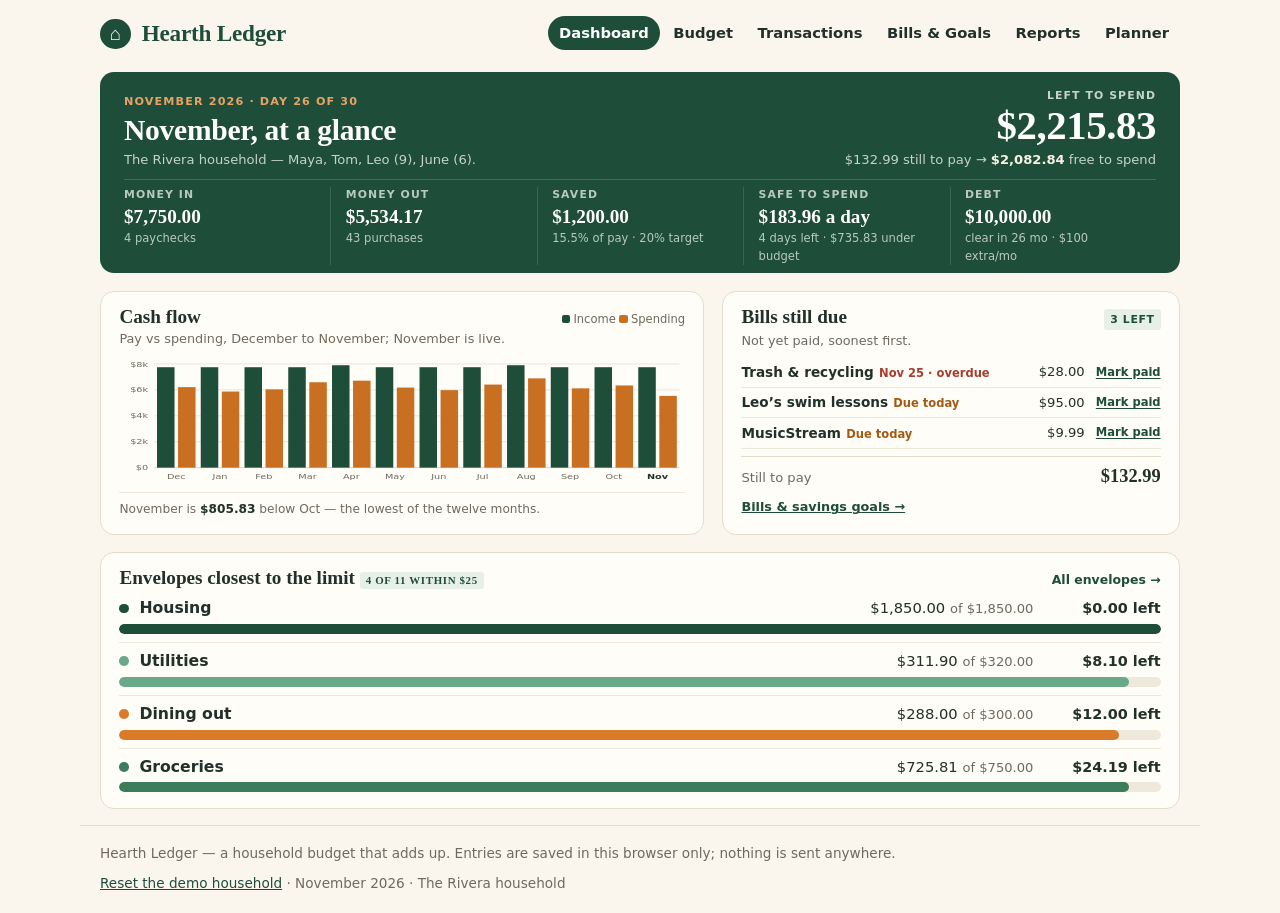
<file: app/index.html>
<!doctype html>
<html lang="en">
<head>
<meta charset="utf-8">
<meta name="viewport" content="width=device-width, initial-scale=1">
<meta name="description" content="Hearth Ledger — a household budget that adds up: the month at a glance, envelopes, a ledger, bills, goals, reports and a 50/30/20 planner, all offline.">
<title>Hearth Ledger — a household budget that adds up</title>
<link rel="icon" href="favicon.svg" type="image/svg+xml">
<link rel="stylesheet" href="style.css">
<script type="module" src="main.js"></script>
</head>
<body>
<header class="site-header">
  <a class="brand" href="#/"><span class="brand-mark" aria-hidden="true">⌂</span> Hearth Ledger</a>
  <nav class="site-nav" aria-label="Sections">
    <a href="#/">Dashboard</a>
    <a href="#/budget">Budget</a>
    <a href="#/transactions">Transactions</a>
    <a href="#/bills">Bills &amp; Goals</a>
    <a href="#/reports">Reports</a>
    <a href="#/plan">Planner</a>
  </nav>
</header>
<main id="app" class="page"></main>
<footer class="site-footer">
  <p>Hearth Ledger — a household budget that adds up. Entries are saved in this browser only; nothing is sent anywhere.</p>
  <p><button class="link-button" data-action="reset-data">Reset the demo household</button> &middot; November 2026 &middot; The Rivera household</p>
</footer>
</body>
</html>
</file>
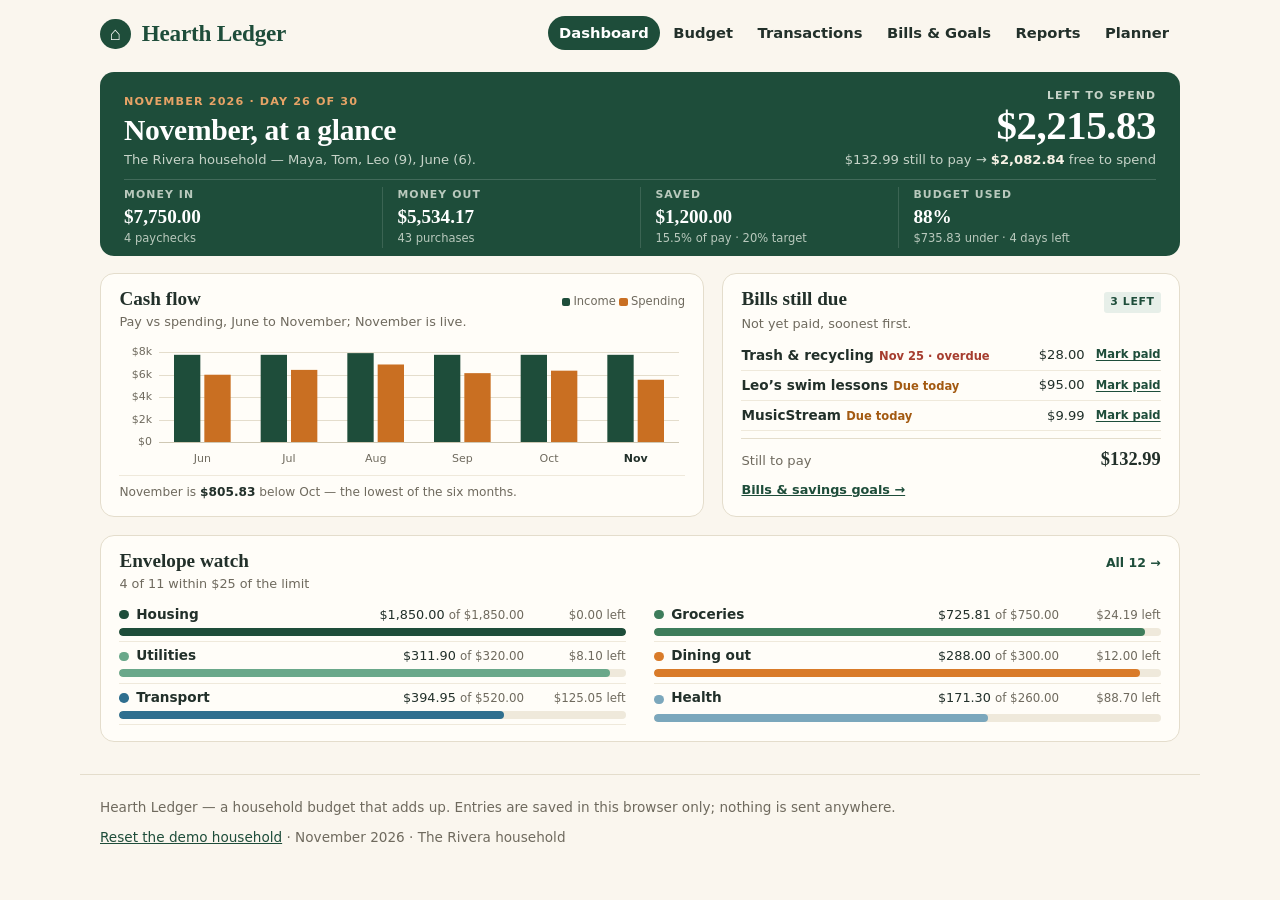
<file: reference/app/index.html>
<!doctype html>
<html lang="en">
<head>
<meta charset="utf-8">
<meta name="viewport" content="width=device-width, initial-scale=1">
<meta name="description" content="Hearth Ledger — a household budget that adds up: the month at a glance, envelopes, a ledger, bills, savings goals, reports and a 50/30/20 planner. Offline, from its own files.">
<title>Hearth Ledger — a household budget that adds up</title>
<link rel="icon" href="favicon.svg" type="image/svg+xml">
<link rel="stylesheet" href="style.css">
<script type="module" src="main.js"></script>
</head>
<body>
<header class="site-header">
  <a class="brand" href="#/"><span class="brand-mark" aria-hidden="true">⌂</span> Hearth Ledger</a>
  <nav class="site-nav" aria-label="Sections">
    <a href="#/">Dashboard</a>
    <a href="#/budget">Budget</a>
    <a href="#/transactions">Transactions</a>
    <a href="#/bills">Bills &amp; Goals</a>
    <a href="#/reports">Reports</a>
    <a href="#/plan">Planner</a>
  </nav>
</header>
<main id="app" class="page"></main>
<footer class="site-footer">
  <p>Hearth Ledger — a household budget that adds up. Entries are saved in this browser only; nothing is sent anywhere.</p>
  <p><button class="link-button" data-action="reset-data">Reset the demo household</button> &middot; November 2026 &middot; The Rivera household</p>
</footer>
</body>
</html>
</file>
<file: app/style.css>
/* Hearth Ledger — warm paper, deep green, amber: a kitchen-table ledger.
   System fonts only; one centred column, cards that stack on a phone. */

:root {
  --paper: #faf6ee;
  --card: #fffdf8;
  --ink: #22302a;
  --muted: #6f6a5e;
  --line: #e4ddcc;
  --line-soft: #efe9db;
  --green: #1e4d3a;
  --green-soft: #e7efe9;
  --amber: #c96f22;
  --red: #a63d2f;
  --purple: #8a6fb8;
  --radius: 14px;
  --sans: "Lato", "Segoe UI", system-ui, -apple-system, sans-serif;
  --serif: "Iowan Old Style", "Bitstream Charter", Georgia, "Times New Roman", serif;
}

* { box-sizing: border-box; }
body { margin: 0; background: var(--paper); color: var(--ink); font: 16px/1.5 var(--sans); }

h1, h2, h3 { font-family: var(--serif); line-height: 1.15; margin: 0 0 0.35em; }
h1 { font-size: 2rem; }
h2 { font-size: 1.2rem; }
h3 { font-size: 1rem; }
p { margin: 0 0 0.7em; }
p:last-child { margin-bottom: 0; }
a { color: var(--green); text-decoration-thickness: 1px; }
a:hover { color: var(--amber); }
button { font: inherit; cursor: pointer; }

.micro { display: block; font-size: 0.68rem; font-weight: 700; letter-spacing: 0.1em; text-transform: uppercase; color: var(--muted); }

/* Header, footer, page frame */

.site-header { display: flex; align-items: center; justify-content: space-between; gap: 1rem; flex-wrap: wrap; max-width: 1120px; margin: 0 auto; padding: 1rem 1.25rem 0.85rem; }
.brand { font-family: var(--serif); font-size: 1.45rem; font-weight: 700; color: var(--green); text-decoration: none; white-space: nowrap; letter-spacing: -0.01em; }
.brand-mark { display: inline-block; width: 1.65em; height: 1.65em; line-height: 1.65em; text-align: center; background: var(--green); color: #fff; border-radius: 50%; font-size: 0.8em; margin-right: 0.3em; vertical-align: 0.08em; }
.site-nav { display: flex; gap: 0.15rem; }
.site-nav a { padding: 0.4em 0.75em; border-radius: 999px; text-decoration: none; color: var(--ink); font-weight: 700; font-size: 0.92rem; }
.site-nav a:hover { background: var(--green-soft); color: var(--green); }
.site-nav a.active { background: var(--green); color: #fff; }
.site-footer { max-width: 1120px; margin: 0 auto; padding: 1.1rem 1.25rem 1.2rem; color: var(--muted); font-size: 0.85rem; border-top: 1px solid var(--line); }
.site-footer .link-button { color: var(--green); }

.page { max-width: 1120px; margin: 0 auto; padding: 0.5rem 1.25rem 1rem; }
.page-head { margin: 0.4rem 0 1.1rem; }
.page-head .lede { max-width: 68ch; }
.eyebrow { text-transform: uppercase; letter-spacing: 0.1em; font-size: 0.7rem; font-weight: 700; color: var(--amber); margin: 0 0 0.35em; }
.lede { color: var(--muted); }
.hint { color: var(--muted); font-size: 0.85rem; }
.section-head p { font-size: 0.85rem; }

.card { background: var(--card); border: 1px solid var(--line); border-radius: var(--radius); padding: 0.88rem 1.15rem 0.95rem; }
.card-head { display: flex; align-items: baseline; justify-content: space-between; gap: 0.75rem; }
.card-head h2 { margin: 0; }
.card-note { color: var(--muted); font-size: 0.8rem; margin: 0.1em 0 0.55em; }
.card-link { font-size: 0.78rem; font-weight: 700; white-space: nowrap; text-decoration: none; }
.card-link:hover { text-decoration: underline; }
.card-foot { margin: 0.55em 0 0; font-size: 0.8rem; font-weight: 700; }
.chip { font-size: 0.68rem; font-weight: 700; letter-spacing: 0.06em; text-transform: uppercase; padding: 0.2em 0.55em; border-radius: 3px; background: var(--green-soft); color: var(--green); white-space: nowrap; }
.row { display: grid; gap: 1.1rem; margin-top: 1.1rem; }
.row-main { grid-template-columns: 1.32fr 1fr; }

/* Dashboard band */

.board { background: var(--green); color: #f2ede1; border-radius: var(--radius); padding: 1rem 1.5rem 0; }
.board-top { display: flex; justify-content: space-between; align-items: flex-end; gap: 1.5rem; flex-wrap: wrap; padding-bottom: 0.55rem; }
.board .eyebrow { color: #e7a366; margin-bottom: 0.22em; }
.board h1 { color: #fff; font-size: 1.85rem; line-height: 1.1; margin: 0; letter-spacing: -0.01em; }
.board-note { color: #c6d3c8; font-size: 0.82rem; margin: 0.3em 0 0; }
.board-money { text-align: right; }
.board-money .micro { color: #c6d3c8; }
.board-money strong { display: block; font-family: var(--serif); font-size: 2.55rem; line-height: 1.05; color: #fff; letter-spacing: -0.01em; }
.board-sub { display: block; font-size: 0.82rem; color: #c6d3c8; margin-top: 0.2em; }
.board-sub b { color: #f7f2e6; }
.board-strip { display: grid; grid-template-columns: repeat(5, 1fr); border-top: 1px solid rgb(255 255 255 / 0.16); padding: 0.45rem 0 0.5rem; }
.board-strip > div { padding: 0 0.9rem; border-left: 1px solid rgb(255 255 255 / 0.13); }
.board-strip > div:first-child { padding-left: 0; border-left: 0; }
.board-strip .micro { color: #b9c9bd; }
.board-strip strong { display: block; font-family: var(--serif); font-size: 1.2rem; line-height: 1.25; color: #fff; margin: 0.12em 0 0.05em; }
.board-strip small { display: block; font-size: 0.72rem; color: #b9c9bd; }

/* Dots, bars, tags */

.dot { display: inline-block; width: 0.6em; height: 0.6em; border-radius: 50%; flex: none; }
.dot-in { background: var(--green); }
.bar { height: 8px; background: var(--line-soft); border-radius: 999px; overflow: hidden; }
.bar > span { display: block; height: 100%; border-radius: 999px; }
.bar-over { background: #f3d8d1; }
.over { color: var(--red); font-weight: 700; }
.good { color: var(--green); font-weight: 700; }
.today { color: #a35a12; font-weight: 700; white-space: nowrap; }

/* Envelope rows: name, figures, and a bar under the line */

.env { display: grid; grid-template-columns: 0.7em minmax(0, 1fr) auto 7.4em; grid-template-areas: "dot name figure left" "bar bar bar bar"; column-gap: 0.55rem; align-items: baseline; padding: 0.5rem 0; border-bottom: 1px solid var(--line-soft); }
.env:last-child { border-bottom: 0; padding-bottom: 0; }
.env .dot { grid-area: dot; align-self: center; }
.env-name { grid-area: name; font-weight: 700; font-size: 0.98rem; line-height: 1.3; overflow: hidden; text-overflow: ellipsis; white-space: nowrap; }
.env-figure { grid-area: figure; font-size: 0.92rem; line-height: 1.3; white-space: nowrap; }
.env-figure .of { color: var(--muted); font-size: 0.82rem; }
.env-left { grid-area: left; font-size: 0.9rem; font-weight: 700; line-height: 1.3; text-align: right; white-space: nowrap; }
.env .bar { grid-area: bar; height: 10px; margin-top: 0.34rem; }
.env-grid { display: grid; grid-template-columns: 1fr; }

/* Bills on the dashboard */

.bill-rows { list-style: none; margin: 0; padding: 0; }
.bill-row { display: grid; grid-template-columns: minmax(0, 1fr) 4.7em auto; gap: 0.7rem; align-items: center; padding: 0.28rem 0; border-bottom: 1px solid var(--line-soft); }
.bill-name { font-size: 0.85rem; font-weight: 600; overflow: hidden; text-overflow: ellipsis; white-space: nowrap; }
.bill-name span { font-size: 0.72rem; font-weight: 700; margin-left: 0.45em; }
.bill-amount { font-size: 0.82rem; text-align: right; }
.total-line { display: flex; justify-content: space-between; align-items: baseline; gap: 1rem; margin-top: 0.45rem; padding-top: 0.38rem; border-top: 1px solid var(--line); font-size: 0.82rem; color: var(--muted); }
.total-line strong { font-family: var(--serif); font-size: 1.15rem; color: var(--ink); }
.all-paid { font-size: 0.85rem; color: var(--green); padding: 0.6rem 0; }
.act-link { white-space: nowrap; background: none; border: 0; padding: 0.1em 0; font-size: 0.72rem; font-weight: 700; color: var(--green); text-decoration: underline; text-underline-offset: 2px; }
.act-link:hover { color: var(--amber); }

.legend { margin: 0; font-size: 0.72rem; color: var(--muted); white-space: nowrap; }
.sw { display: inline-block; width: 0.7em; height: 0.7em; border-radius: 2px; margin-right: 0.3em; vertical-align: -0.05em; }
.sw-in { background: var(--green); }
.sw-out { background: var(--amber); }
.takeaway { font-size: 0.76rem; color: var(--muted); margin: 0.55rem 0 0; border-top: 1px solid var(--line-soft); padding-top: 0.45rem; }
.takeaway b { color: var(--ink); }

/* Charts */

.chart { width: 100%; display: block; min-width: 0; }
.chart-flow { height: 128px; }
.chart-donut { height: 290px; max-width: 360px; margin: 0.3rem auto 0; }

/* Tables, buttons, forms */

.table-scroll { overflow-x: auto; }
table.ledger { width: 100%; border-collapse: collapse; font-size: 0.85rem; }
table.ledger th, table.ledger td { padding: 0.45em; text-align: left; border-bottom: 1px solid var(--line-soft); vertical-align: middle; }
table.ledger th { color: var(--muted); font-size: 0.68rem; text-transform: uppercase; letter-spacing: 0.07em; }
table.ledger .when { color: var(--muted); white-space: nowrap; font-size: 0.78rem; }
table.ledger .cat { color: var(--muted); font-size: 0.78rem; }
table.ledger .dot { margin-right: 0.4em; }
table.ledger td.amount, table.ledger th.amount { text-align: right; white-space: nowrap; }
table.ledger td.amount.income { color: var(--green); font-weight: 700; }
table.ledger .act { text-align: right; width: 1%; }
table.ledger tr:last-child td { border-bottom: 0; }
td.empty { color: var(--muted); padding: 1.6em 0; }
.tx-table td:nth-child(1) { width: 5.2em; }
.tx-table td:nth-child(3) { width: 8.6em; }
.tx-table td:nth-child(4) { width: 8em; }
.tx-table td:nth-child(5) { width: 4.6em; }
.bills-table td:nth-child(2) { width: 8.4em; }
.bills-table td:nth-child(3) { width: 5.6em; }
.bills-table td:nth-child(4) { width: 5.4em; }
.bills-table td:nth-child(5) { width: 8.2em; }

.button { background: var(--green); color: #fff; border: 0; border-radius: 999px; padding: 0.5em 1.1em; font-weight: 700; font-size: 0.85rem; white-space: nowrap; }
.button:hover { background: #16392c; }
.button.small { padding: 0.28em 0.8em; font-size: 0.76rem; }
.button-ghost { background: transparent; color: var(--green); box-shadow: inset 0 0 0 1px var(--line); }
.button-ghost:hover { background: var(--green-soft); }
.link-button { background: none; border: 0; padding: 0; color: var(--green); text-decoration: underline; font-size: inherit; }
.link-button:hover { color: var(--amber); }

label { font-weight: 700; font-size: 0.8rem; }
input, select { font: inherit; color: var(--ink); background: #fff; border: 1px solid #cfc8b4; border-radius: 8px; padding: 0.4em 0.55em; width: 100%; margin-top: 0.25em; font-size: 0.9rem; }
input:focus, select:focus { outline: 2px solid var(--green); outline-offset: 1px; }
.form-grid { display: grid; grid-template-columns: repeat(auto-fit, minmax(170px, 1fr)); gap: 0.8rem; align-items: end; }
.form-card h2 { margin-bottom: 0.7rem; }
.filter-row { display: flex; gap: 0.9rem; flex-wrap: wrap; margin-bottom: 0.8rem; }
.filter-row label { flex: 1; min-width: 190px; }

/* Budget page */

.plan-bar { margin-bottom: 1.1rem; padding-bottom: 0.9rem; }
.plan-head { display: flex; justify-content: space-between; gap: 1rem; flex-wrap: wrap; align-items: baseline; margin-bottom: 0.55rem; }
.plan-head b { font-family: var(--serif); font-size: 1.05rem; }
.plan-pct { font-size: 0.8rem; color: var(--muted); }
.plan-bar .bar { height: 12px; }
.budget-grid { display: grid; grid-template-columns: repeat(auto-fill, minmax(260px, 1fr)); gap: 0.9rem; margin-bottom: 1.1rem; }
.envelope-card { padding: 0.9rem 1rem 1rem; }
.env-head { display: flex; align-items: center; gap: 0.45rem; margin-bottom: 0.2rem; }
.env-head h3 { margin: 0; font-size: 0.98rem; }
.env-head .chip { margin-left: auto; }
.big-figure { font-family: var(--serif); font-size: 1.35rem; font-weight: 700; margin: 0.45em 0 0.4em; }
.big-figure span { font-family: var(--sans); font-size: 0.78rem; font-weight: 400; color: var(--muted); }
.envelope-card .bar { margin: 0.35rem 0 0.4rem; }
.limit-edit { display: flex; gap: 0.4rem; align-items: center; margin-top: 0.6rem; font-size: 0.72rem; color: var(--muted); font-weight: 700; }
.limit-edit input { width: 5.4em; margin-top: 0; padding: 0.3em 0.45em; font-size: 0.8rem; text-align: right; }

/* Bills and goals */

.section-head { margin: 0.2rem 0 0.8rem; }
.section-head h2 { margin-bottom: 0.15em; }
.section-head p { color: var(--muted); margin: 0; }
.goals-grid { grid-template-columns: repeat(auto-fill, minmax(240px, 1fr)); }
.goal-note { color: var(--muted); font-size: 0.82rem; }
.goal-card .big-figure { margin: 0.4em 0 0.45em; }
.goal-card .bar { margin-bottom: 0.35rem; }
.contribute-row { display: flex; gap: 0.4rem; flex-wrap: wrap; align-items: center; margin-top: 0.65rem; }
.contribute-custom { display: flex; gap: 0.35rem; align-items: center; }
.contribute-custom label { display: flex; align-items: center; gap: 0.25rem; font-size: 0.75rem; }
.contribute-custom input { width: 5.4em; margin-top: 0; padding: 0.3em 0.4em; font-size: 0.8rem; }

/* Reports and planner */

.recon { display: grid; grid-template-columns: repeat(4, 1fr); margin: 0.1rem 0 0.45rem; border: 1px solid var(--line); border-radius: 10px; background: #fbf7ee; overflow: hidden; }
.recon > div { padding: 0.4rem 0.6rem 0.45rem; border-left: 1px solid var(--line); }
.recon > div:first-child { border-left: 0; }
.recon .micro { font-size: 0.6rem; }
.recon b { display: block; font-family: var(--serif); font-size: 1.05rem; line-height: 1.2; margin-top: 0.12em; white-space: nowrap; }
.recon-sum { background: var(--green-soft); }
.recon-sum b { color: var(--green); }

.donut-legend { list-style: none; margin: 0.6rem 0 0; padding: 0; columns: 2; column-gap: 1.2rem; }
.donut-legend li { display: flex; gap: 0.35rem; align-items: baseline; padding: 0.16em 0; break-inside: avoid; font-size: 0.8rem; }
.donut-legend b { margin-left: auto; font-weight: 700; }
.subhead { margin: 0.85rem 0 0.4rem; }
.insights { margin: 0; padding-left: 1.1rem; font-size: 0.84rem; }
.insights li { margin-bottom: 0.4em; }

/* Debt payoff and the projection tables */

.debt-controls { align-items: end; }
.debt-methods { display: flex; gap: 0.4rem; flex-wrap: wrap; align-items: center; }
.debt-result { font-size: 0.95rem; margin: 0.7rem 0 0.2rem; }
.debt-result b { color: var(--green); }
.debts-table td:nth-child(n + 2) { width: 7em; }
.months-table td:nth-child(n + 2), .proj-table td:nth-child(n + 2) { width: 8em; }
.planner-inputs { grid-template-columns: repeat(auto-fit, minmax(180px, 1fr)); }
.plan-row { display: flex; justify-content: space-between; gap: 1.2rem; flex-wrap: wrap; padding: 0.85rem 0; border-top: 1px solid var(--line-soft); }
.plan-row p { color: var(--muted); margin: 0.2em 0 0; max-width: 52ch; font-size: 0.85rem; }
.plan-figures { display: flex; flex-direction: column; gap: 0.15rem; text-align: right; min-width: 13em; font-size: 0.84rem; }

/* Phone layout */

@media (max-width: 780px) {
  body { font-size: 15px; }
  .site-header { display: block; padding: 0.85rem 1rem 0.6rem; }
  .site-nav { display: grid; grid-template-columns: repeat(3, 1fr); gap: 0.3rem; margin-top: 0.6rem; }
  .site-nav a { text-align: center; padding: 0.45em 0.3em; font-size: 0.82rem; background: #f1ebdd; }
  .page { padding: 0.3rem 1rem 1.5rem; }
  h1 { font-size: 1.55rem; }
  .row-main { grid-template-columns: 1fr; }
  .row { gap: 0.9rem; margin-top: 0.9rem; }
  .board { padding: 0.95rem 1.1rem 0; }
  .board h1 { font-size: 1.5rem; }
  .board .eyebrow { font-size: 0.64rem; }
  .board-note { font-size: 0.78rem; }
  .board-money { text-align: left; width: 100%; }
  .board-money strong { font-size: 2rem; }
  .board-sub { font-size: 0.78rem; }
  .board-strip { grid-template-columns: 1fr 1fr; padding-top: 0.4rem; }
  .board-strip > div { padding: 0.4rem 0.7rem 0.35rem; }
  .board-strip > div:nth-child(odd) { padding-left: 0; border-left: 0; }
  .board-strip > div:nth-child(n + 3) { border-top: 1px solid rgb(255 255 255 / 0.13); }
  .board-strip strong { font-size: 1.05rem; }
  .board-strip small { font-size: 0.68rem; }
  .recon { grid-template-columns: 1fr 1fr; }
  .recon > div:nth-child(3) { border-left: 0; }
  .recon > div:nth-child(n + 3) { border-top: 1px solid var(--line); }
  .budget-grid, .goals-grid { grid-template-columns: 1fr; }
  .donut-legend { columns: 1; }
  table.ledger { font-size: 0.78rem; }
  table.ledger .cat { display: none; }
  .tx-table td:nth-child(1) { width: 3.7em; }
  .tx-table td:nth-child(4) { width: 5.4em; }
  .tx-table td:nth-child(5) { width: 3.3em; }
  table.ledger .when { font-size: 0.72rem; }
  .bill-row { grid-template-columns: 1fr auto; row-gap: 0.2rem; }
  .bill-name { grid-column: 1 / -1; }
  .plan-head { flex-direction: column; gap: 0.2rem; }
  .plan-figures { text-align: left; }
}
</file>
<file: reference/app/style.css>
/* Hearth Ledger — warm paper, deep green, amber: a kitchen-table ledger.
   System fonts only; one centred column, cards that stack on a phone. */

:root {
  --paper: #faf6ee;
  --card: #fffdf8;
  --ink: #22302a;
  --muted: #6f6a5e;
  --line: #e4ddcc;
  --line-soft: #efe9db;
  --green: #1e4d3a;
  --green-soft: #e7efe9;
  --amber: #c96f22;
  --red: #a63d2f;
  --purple: #8a6fb8;
  --radius: 14px;
  --sans: "Lato", "Segoe UI", system-ui, -apple-system, sans-serif;
  --serif: "Iowan Old Style", "Bitstream Charter", Georgia, "Times New Roman", serif;
}

* { box-sizing: border-box; }
body { margin: 0; background: var(--paper); color: var(--ink); font: 16px/1.5 var(--sans); }

h1, h2, h3 { font-family: var(--serif); line-height: 1.15; margin: 0 0 0.35em; }
h1 { font-size: 2rem; }
h2 { font-size: 1.2rem; }
h3 { font-size: 1rem; }
p { margin: 0 0 0.7em; }
p:last-child { margin-bottom: 0; }
a { color: var(--green); text-decoration-thickness: 1px; }
a:hover { color: var(--amber); }
button { font: inherit; cursor: pointer; }

.micro { display: block; font-size: 0.68rem; font-weight: 700; letter-spacing: 0.1em; text-transform: uppercase; color: var(--muted); }

/* Header, footer, page frame */

.site-header { display: flex; align-items: center; justify-content: space-between; gap: 1rem; flex-wrap: wrap; max-width: 1120px; margin: 0 auto; padding: 1rem 1.25rem 0.85rem; }
.brand { font-family: var(--serif); font-size: 1.45rem; font-weight: 700; color: var(--green); text-decoration: none; white-space: nowrap; letter-spacing: -0.01em; }
.brand-mark { display: inline-block; width: 1.65em; height: 1.65em; line-height: 1.65em; text-align: center; background: var(--green); color: #fff; border-radius: 50%; font-size: 0.8em; margin-right: 0.3em; vertical-align: 0.08em; }
.site-nav { display: flex; gap: 0.15rem; }
.site-nav a { padding: 0.4em 0.75em; border-radius: 999px; text-decoration: none; color: var(--ink); font-weight: 700; font-size: 0.92rem; }
.site-nav a:hover { background: var(--green-soft); color: var(--green); }
.site-nav a.active { background: var(--green); color: #fff; }
.site-footer { max-width: 1120px; margin: 0 auto; padding: 1.4rem 1.25rem 2.5rem; color: var(--muted); font-size: 0.85rem; border-top: 1px solid var(--line); }
.site-footer .link-button { color: var(--green); }

.page { max-width: 1120px; margin: 0 auto; padding: 0.5rem 1.25rem 2rem; }
.page-head { margin: 0.4rem 0 1.1rem; }
.page-head .lede { max-width: 68ch; }
.eyebrow { text-transform: uppercase; letter-spacing: 0.1em; font-size: 0.7rem; font-weight: 700; color: var(--amber); margin: 0 0 0.35em; }
.lede { color: var(--muted); }
.hint { color: var(--muted); font-size: 0.85rem; }
.section-head p { font-size: 0.85rem; }

.card { background: var(--card); border: 1px solid var(--line); border-radius: var(--radius); padding: 0.88rem 1.15rem 0.95rem; }
.card-head { display: flex; align-items: baseline; justify-content: space-between; gap: 0.75rem; }
.card-head h2 { margin: 0; }
.card-note { color: var(--muted); font-size: 0.8rem; margin: 0.1em 0 0.55em; }
.card-link { font-size: 0.78rem; font-weight: 700; white-space: nowrap; text-decoration: none; }
.card-link:hover { text-decoration: underline; }
.card-foot { margin: 0.55em 0 0; font-size: 0.8rem; font-weight: 700; }
.chip { font-size: 0.68rem; font-weight: 700; letter-spacing: 0.06em; text-transform: uppercase; padding: 0.2em 0.55em; border-radius: 3px; background: var(--green-soft); color: var(--green); white-space: nowrap; }
.row { display: grid; gap: 1.1rem; margin-top: 1.1rem; }
.row-main { grid-template-columns: 1.32fr 1fr; }

/* Dashboard band */

.board { background: var(--green); color: #f2ede1; border-radius: var(--radius); padding: 1rem 1.5rem 0; }
.board-top { display: flex; justify-content: space-between; align-items: flex-end; gap: 1.5rem; flex-wrap: wrap; padding-bottom: 0.55rem; }
.board .eyebrow { color: #e7a366; margin-bottom: 0.22em; }
.board h1 { color: #fff; font-size: 1.85rem; line-height: 1.1; margin: 0; letter-spacing: -0.01em; }
.board-note { color: #c6d3c8; font-size: 0.82rem; margin: 0.3em 0 0; }
.board-money { text-align: right; }
.board-money .micro { color: #c6d3c8; }
.board-money strong { display: block; font-family: var(--serif); font-size: 2.55rem; line-height: 1.05; color: #fff; letter-spacing: -0.01em; }
.board-sub { display: block; font-size: 0.82rem; color: #c6d3c8; margin-top: 0.2em; }
.board-sub b { color: #f7f2e6; }
.board-strip { display: grid; grid-template-columns: repeat(4, 1fr); border-top: 1px solid rgb(255 255 255 / 0.16); padding: 0.45rem 0 0.5rem; }
.board-strip > div { padding: 0 0.9rem; border-left: 1px solid rgb(255 255 255 / 0.13); }
.board-strip > div:first-child { padding-left: 0; border-left: 0; }
.board-strip .micro { color: #b9c9bd; }
.board-strip strong { display: block; font-family: var(--serif); font-size: 1.2rem; line-height: 1.25; color: #fff; margin: 0.12em 0 0.05em; }
.board-strip small { display: block; font-size: 0.72rem; color: #b9c9bd; }

/* Dots, bars, tags */

.dot { display: inline-block; width: 0.6em; height: 0.6em; border-radius: 50%; flex: none; }
.dot-in { background: var(--green); }
.bar { height: 8px; background: var(--line-soft); border-radius: 999px; overflow: hidden; }
.bar > span { display: block; height: 100%; border-radius: 999px; }
.bar-over { background: #f3d8d1; }
.over { color: var(--red); font-weight: 700; }
.good { color: var(--green); font-weight: 700; }
.today { color: #a35a12; font-weight: 700; white-space: nowrap; }

/* Envelope rows: name, figures, and a bar under the line */

.env { display: grid; grid-template-columns: 0.6em minmax(0, 1fr) auto 5.9em; grid-template-areas: "dot name figure left" "bar bar bar bar"; column-gap: 0.45rem; align-items: baseline; padding: 0.34rem 0; border-bottom: 1px solid var(--line-soft); }
.env:last-child { border-bottom: 0; padding-bottom: 0; }
.env .dot { grid-area: dot; align-self: center; }
.env-name { grid-area: name; font-weight: 700; font-size: 0.85rem; line-height: 1.3; overflow: hidden; text-overflow: ellipsis; white-space: nowrap; }
.env-figure { grid-area: figure; font-size: 0.8rem; line-height: 1.3; white-space: nowrap; }
.env-figure .of { color: var(--muted); font-size: 0.74rem; }
.env-left { grid-area: left; font-size: 0.74rem; line-height: 1.3; color: var(--muted); text-align: right; white-space: nowrap; }
.env .bar { grid-area: bar; margin-top: 0.26rem; }
.env-grid { display: grid; grid-template-columns: 1fr 1fr; column-gap: 1.8rem; }

/* Bills on the dashboard */

.bill-rows { list-style: none; margin: 0; padding: 0; }
.bill-row { display: grid; grid-template-columns: minmax(0, 1fr) 4.7em auto; gap: 0.7rem; align-items: center; padding: 0.28rem 0; border-bottom: 1px solid var(--line-soft); }
.bill-name { font-size: 0.85rem; font-weight: 600; overflow: hidden; text-overflow: ellipsis; white-space: nowrap; }
.bill-name span { font-size: 0.72rem; font-weight: 700; margin-left: 0.45em; }
.bill-amount { font-size: 0.82rem; text-align: right; }
.total-line { display: flex; justify-content: space-between; align-items: baseline; gap: 1rem; margin-top: 0.45rem; padding-top: 0.38rem; border-top: 1px solid var(--line); font-size: 0.82rem; color: var(--muted); }
.total-line strong { font-family: var(--serif); font-size: 1.15rem; color: var(--ink); }
.all-paid { font-size: 0.85rem; color: var(--green); padding: 0.6rem 0; }
.act-link { white-space: nowrap; background: none; border: 0; padding: 0.1em 0; font-size: 0.72rem; font-weight: 700; color: var(--green); text-decoration: underline; text-underline-offset: 2px; }
.act-link:hover { color: var(--amber); }

.legend { margin: 0; font-size: 0.72rem; color: var(--muted); white-space: nowrap; }
.sw { display: inline-block; width: 0.7em; height: 0.7em; border-radius: 2px; margin-right: 0.3em; vertical-align: -0.05em; }
.sw-in { background: var(--green); }
.sw-out { background: var(--amber); }
.takeaway { font-size: 0.76rem; color: var(--muted); margin: 0.55rem 0 0; border-top: 1px solid var(--line-soft); padding-top: 0.45rem; }
.takeaway b { color: var(--ink); }

/* Charts */

.chart { width: 100%; display: block; min-width: 0; }
.chart-flow { height: 128px; }
.chart-donut { height: 290px; max-width: 360px; margin: 0.3rem auto 0; }

/* Tables, buttons, forms */

.table-scroll { overflow-x: auto; }
table.ledger { width: 100%; border-collapse: collapse; font-size: 0.85rem; }
table.ledger th, table.ledger td { padding: 0.45em; text-align: left; border-bottom: 1px solid var(--line-soft); vertical-align: middle; }
table.ledger th { color: var(--muted); font-size: 0.68rem; text-transform: uppercase; letter-spacing: 0.07em; }
table.ledger .when { color: var(--muted); white-space: nowrap; font-size: 0.78rem; }
table.ledger .cat { color: var(--muted); font-size: 0.78rem; }
table.ledger .dot { margin-right: 0.4em; }
table.ledger td.amount, table.ledger th.amount { text-align: right; white-space: nowrap; }
table.ledger td.amount.income { color: var(--green); font-weight: 700; }
table.ledger .act { text-align: right; width: 1%; }
table.ledger tr:last-child td { border-bottom: 0; }
td.empty { color: var(--muted); padding: 1.6em 0; }
.tx-table td:nth-child(1) { width: 5.2em; }
.tx-table td:nth-child(3) { width: 8.6em; }
.tx-table td:nth-child(4) { width: 8em; }
.tx-table td:nth-child(5) { width: 4.6em; }
.bills-table td:nth-child(2) { width: 8.4em; }
.bills-table td:nth-child(3) { width: 5.6em; }
.bills-table td:nth-child(4) { width: 5.4em; }
.bills-table td:nth-child(5) { width: 8.2em; }

.button { background: var(--green); color: #fff; border: 0; border-radius: 999px; padding: 0.5em 1.1em; font-weight: 700; font-size: 0.85rem; white-space: nowrap; }
.button:hover { background: #16392c; }
.button.small { padding: 0.28em 0.8em; font-size: 0.76rem; }
.button-ghost { background: transparent; color: var(--green); box-shadow: inset 0 0 0 1px var(--line); }
.button-ghost:hover { background: var(--green-soft); }
.link-button { background: none; border: 0; padding: 0; color: var(--green); text-decoration: underline; font-size: inherit; }
.link-button:hover { color: var(--amber); }

label { font-weight: 700; font-size: 0.8rem; }
input, select { font: inherit; color: var(--ink); background: #fff; border: 1px solid #cfc8b4; border-radius: 8px; padding: 0.4em 0.55em; width: 100%; margin-top: 0.25em; font-size: 0.9rem; }
input:focus, select:focus { outline: 2px solid var(--green); outline-offset: 1px; }
.form-grid { display: grid; grid-template-columns: repeat(auto-fit, minmax(170px, 1fr)); gap: 0.8rem; align-items: end; }
.form-card h2 { margin-bottom: 0.7rem; }
.filter-row { display: flex; gap: 0.9rem; flex-wrap: wrap; margin-bottom: 0.8rem; }
.filter-row label { flex: 1; min-width: 190px; }

/* Budget page */

.plan-bar { margin-bottom: 1.1rem; padding-bottom: 0.9rem; }
.plan-head { display: flex; justify-content: space-between; gap: 1rem; flex-wrap: wrap; align-items: baseline; margin-bottom: 0.55rem; }
.plan-head b { font-family: var(--serif); font-size: 1.05rem; }
.plan-pct { font-size: 0.8rem; color: var(--muted); }
.plan-bar .bar { height: 12px; }
.budget-grid { display: grid; grid-template-columns: repeat(auto-fill, minmax(260px, 1fr)); gap: 0.9rem; margin-bottom: 1.1rem; }
.envelope-card { padding: 0.9rem 1rem 1rem; }
.env-head { display: flex; align-items: center; gap: 0.45rem; margin-bottom: 0.2rem; }
.env-head h3 { margin: 0; font-size: 0.98rem; }
.env-head .chip { margin-left: auto; }
.big-figure { font-family: var(--serif); font-size: 1.35rem; font-weight: 700; margin: 0.45em 0 0.4em; }
.big-figure span { font-family: var(--sans); font-size: 0.78rem; font-weight: 400; color: var(--muted); }
.envelope-card .bar { margin: 0.35rem 0 0.4rem; }
.limit-edit { display: flex; gap: 0.4rem; align-items: center; margin-top: 0.6rem; font-size: 0.72rem; color: var(--muted); font-weight: 700; }
.limit-edit input { width: 5.4em; margin-top: 0; padding: 0.3em 0.45em; font-size: 0.8rem; text-align: right; }

/* Bills and goals */

.section-head { margin: 0.2rem 0 0.8rem; }
.section-head h2 { margin-bottom: 0.15em; }
.section-head p { color: var(--muted); margin: 0; }
.goals-grid { grid-template-columns: repeat(auto-fill, minmax(240px, 1fr)); }
.goal-note { color: var(--muted); font-size: 0.82rem; }
.goal-card .big-figure { margin: 0.4em 0 0.45em; }
.goal-card .bar { margin-bottom: 0.35rem; }
.contribute-row { display: flex; gap: 0.4rem; flex-wrap: wrap; align-items: center; margin-top: 0.65rem; }
.contribute-custom { display: flex; gap: 0.35rem; align-items: center; }
.contribute-custom label { display: flex; align-items: center; gap: 0.25rem; font-size: 0.75rem; }
.contribute-custom input { width: 5.4em; margin-top: 0; padding: 0.3em 0.4em; font-size: 0.8rem; }

/* Reports and planner */

.donut-legend { list-style: none; margin: 0.6rem 0 0; padding: 0; columns: 2; column-gap: 1.2rem; }
.donut-legend li { display: flex; gap: 0.35rem; align-items: baseline; padding: 0.16em 0; break-inside: avoid; font-size: 0.8rem; }
.donut-legend b { margin-left: auto; font-weight: 700; }
.subhead { margin: 0.85rem 0 0.4rem; }
.insights { margin: 0; padding-left: 1.1rem; font-size: 0.84rem; }
.insights li { margin-bottom: 0.4em; }
.planner-inputs { grid-template-columns: repeat(auto-fit, minmax(180px, 1fr)); }
.plan-row { display: flex; justify-content: space-between; gap: 1.2rem; flex-wrap: wrap; padding: 0.85rem 0; border-top: 1px solid var(--line-soft); }
.plan-row p { color: var(--muted); margin: 0.2em 0 0; max-width: 52ch; font-size: 0.85rem; }
.plan-figures { display: flex; flex-direction: column; gap: 0.15rem; text-align: right; min-width: 13em; font-size: 0.84rem; }

/* Phone layout */

@media (max-width: 780px) {
  body { font-size: 15px; }
  .site-header { display: block; padding: 0.85rem 1rem 0.6rem; }
  .site-nav { display: grid; grid-template-columns: repeat(3, 1fr); gap: 0.3rem; margin-top: 0.6rem; }
  .site-nav a { text-align: center; padding: 0.45em 0.3em; font-size: 0.82rem; background: #f1ebdd; }
  .page { padding: 0.3rem 1rem 1.5rem; }
  h1 { font-size: 1.55rem; }
  .row-main { grid-template-columns: 1fr; }
  .row { gap: 0.9rem; margin-top: 0.9rem; }
  .board { padding: 0.95rem 1.1rem 0; }
  .board h1 { font-size: 1.5rem; }
  .board .eyebrow { font-size: 0.64rem; }
  .board-note { font-size: 0.78rem; }
  .board-money { text-align: left; width: 100%; }
  .board-money strong { font-size: 2rem; }
  .board-sub { font-size: 0.78rem; }
  .board-strip { grid-template-columns: 1fr 1fr; padding-top: 0.4rem; }
  .board-strip > div { padding: 0.4rem 0.7rem 0.35rem; }
  .board-strip > div:nth-child(odd) { padding-left: 0; border-left: 0; }
  .board-strip > div:nth-child(n + 3) { border-top: 1px solid rgb(255 255 255 / 0.13); }
  .board-strip strong { font-size: 1.05rem; }
  .board-strip small { font-size: 0.68rem; }
  .env-grid { grid-template-columns: 1fr; }
  .budget-grid, .goals-grid { grid-template-columns: 1fr; }
  .donut-legend { columns: 1; }
  table.ledger { font-size: 0.78rem; }
  table.ledger .cat { display: none; }
  .tx-table td:nth-child(1) { width: 3.7em; }
  .tx-table td:nth-child(4) { width: 5.4em; }
  .tx-table td:nth-child(5) { width: 3.3em; }
  table.ledger .when { font-size: 0.72rem; }
  .bill-row { grid-template-columns: 1fr auto; row-gap: 0.2rem; }
  .bill-name { grid-column: 1 / -1; }
  .plan-head { flex-direction: column; gap: 0.2rem; }
  .plan-figures { text-align: left; }
}
</file>
